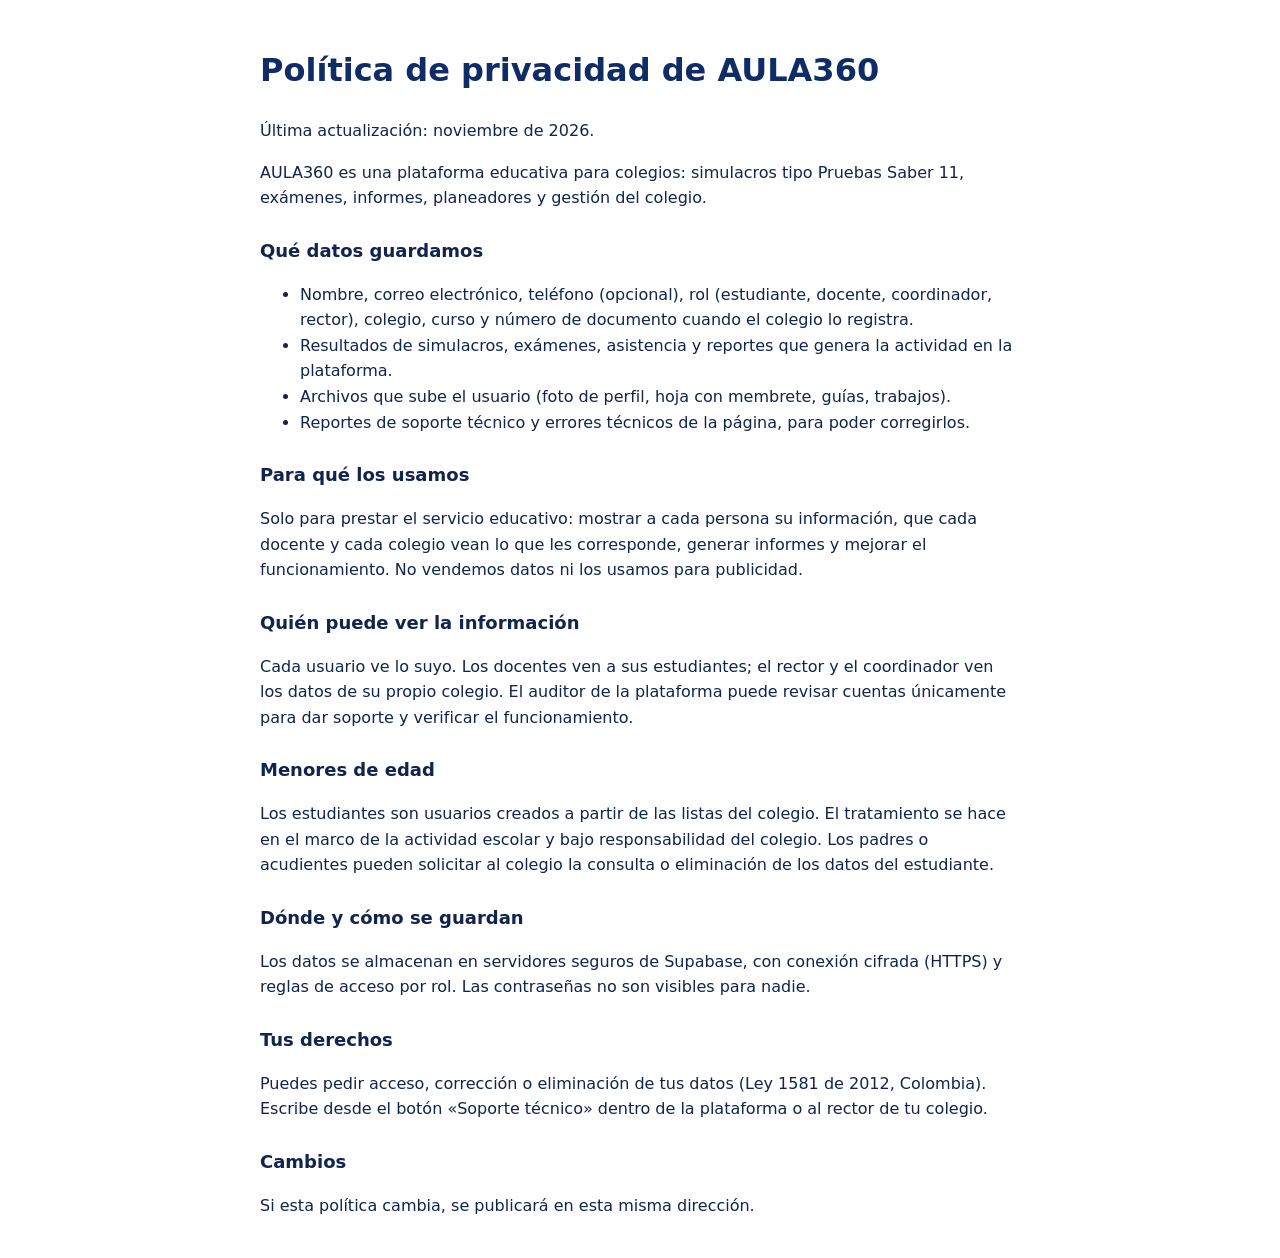
<file: privacidad.html>
<!doctype html><html lang="es"><head><meta charset="utf-8"><meta name="viewport" content="width=device-width,initial-scale=1"><title>Política de privacidad · AULA360</title>
<style>body{font-family:system-ui,Segoe UI,Roboto,sans-serif;max-width:760px;margin:0 auto;padding:24px 16px;line-height:1.6;color:#10244d}h1{color:#0f2c66}h2{margin-top:26px;font-size:18px}</style></head><body>
<h1>Política de privacidad de AULA360</h1><p>Última actualización: noviembre de 2026.</p>
<p>AULA360 es una plataforma educativa para colegios: simulacros tipo Pruebas Saber 11, exámenes, informes, planeadores y gestión del colegio.</p>
<h2>Qué datos guardamos</h2><ul><li>Nombre, correo electrónico, teléfono (opcional), rol (estudiante, docente, coordinador, rector), colegio, curso y número de documento cuando el colegio lo registra.</li><li>Resultados de simulacros, exámenes, asistencia y reportes que genera la actividad en la plataforma.</li><li>Archivos que sube el usuario (foto de perfil, hoja con membrete, guías, trabajos).</li><li>Reportes de soporte técnico y errores técnicos de la página, para poder corregirlos.</li></ul>
<h2>Para qué los usamos</h2><p>Solo para prestar el servicio educativo: mostrar a cada persona su información, que cada docente y cada colegio vean lo que les corresponde, generar informes y mejorar el funcionamiento. No vendemos datos ni los usamos para publicidad.</p>
<h2>Quién puede ver la información</h2><p>Cada usuario ve lo suyo. Los docentes ven a sus estudiantes; el rector y el coordinador ven los datos de su propio colegio. El auditor de la plataforma puede revisar cuentas únicamente para dar soporte y verificar el funcionamiento.</p>
<h2>Menores de edad</h2><p>Los estudiantes son usuarios creados a partir de las listas del colegio. El tratamiento se hace en el marco de la actividad escolar y bajo responsabilidad del colegio. Los padres o acudientes pueden solicitar al colegio la consulta o eliminación de los datos del estudiante.</p>
<h2>Dónde y cómo se guardan</h2><p>Los datos se almacenan en servidores seguros de Supabase, con conexión cifrada (HTTPS) y reglas de acceso por rol. Las contraseñas no son visibles para nadie.</p>
<h2>Tus derechos</h2><p>Puedes pedir acceso, corrección o eliminación de tus datos (Ley 1581 de 2012, Colombia). Escribe desde el botón «Soporte técnico» dentro de la plataforma o al rector de tu colegio.</p>
<h2>Cambios</h2><p>Si esta política cambia, se publicará en esta misma dirección.</p></body></html>
</file>
